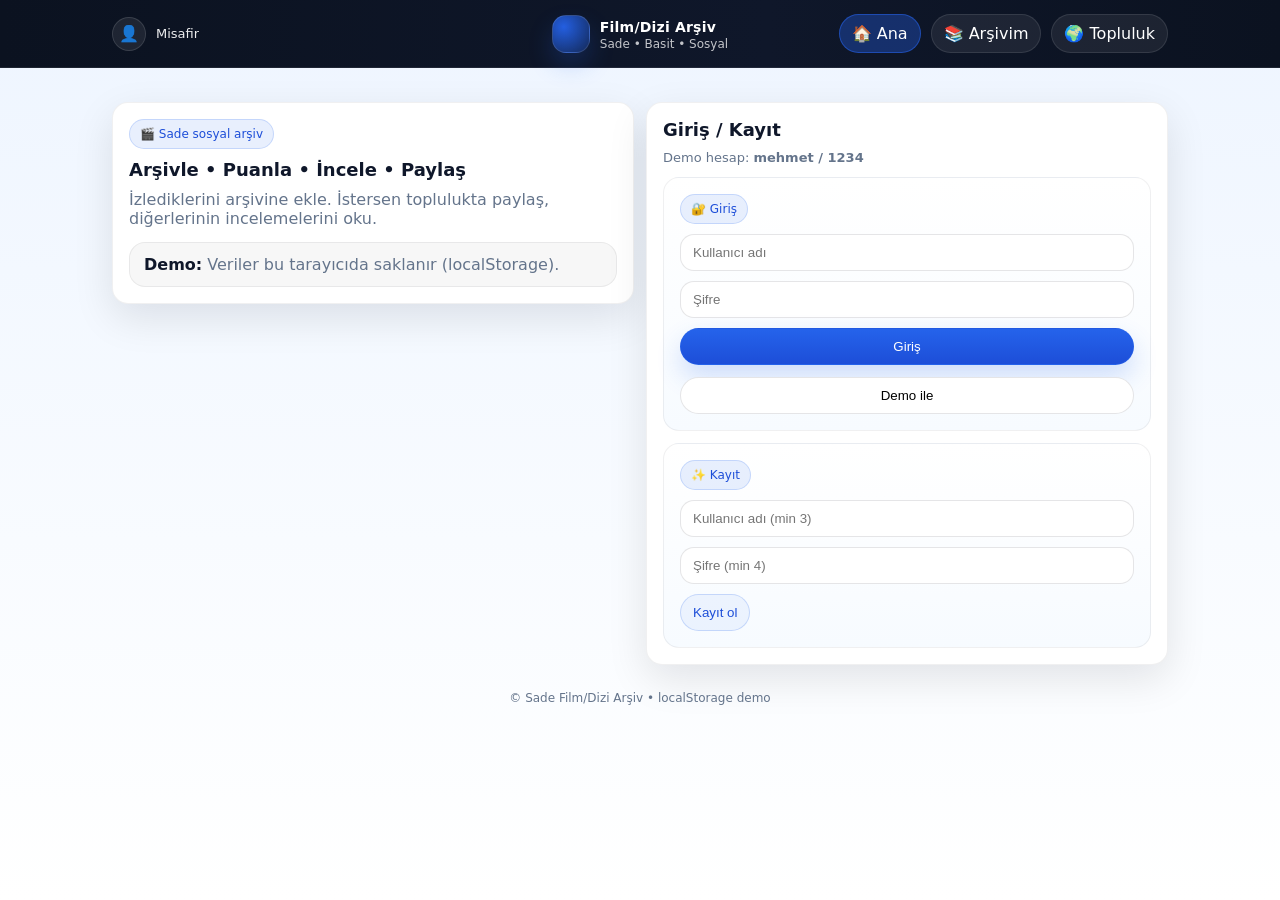
<file: FilmDizi_Arşiv_ve_İnceleme/index.html>
<!doctype html>
<html lang="tr">
<head>
  <meta charset="utf-8" />
  <meta name="viewport" content="width=device-width,initial-scale=1" />
  <title>Film/Dizi Arşiv (Sade)</title>
  <link rel="stylesheet" href="style.css" />
</head>
<body data-page="home">
  <div class="container">
    <div class="row" style="margin-top:10px">
      <div class="card">
        <div class="badge">🎬 Sade sosyal arşiv</div>
        <h2 style="margin-top:10px">Arşivle • Puanla • İncele • Paylaş</h2>
        <p>İzlediklerini arşivine ekle. İstersen toplulukta paylaş, diğerlerinin incelemelerini oku.</p>
        <div style="height:14px"></div>
        <div class="notice"><strong>Demo:</strong> Veriler bu tarayıcıda saklanır (localStorage).</div>
      </div>

      <div class="card" id="auth" style="display:none">
        <h2>Giriş / Kayıt</h2>
        <p class="muted">Demo hesap: <b>mehmet / 1234</b></p>
        <div style="height:12px"></div>

        <div class="row">
          <div class="card" style="box-shadow:none;background:linear-gradient(180deg,#fff,#f7fbff)">
            <div class="badge">🔐 Giriş</div>
            <div style="height:10px"></div>
            <input class="input" id="lUser" placeholder="Kullanıcı adı" />
            <div style="height:10px"></div>
            <input class="input" id="lPass" type="password" placeholder="Şifre" />
            <div style="height:10px"></div>
            <div class="row">
              <button class="btn primary" id="loginBtn">Giriş</button>
              <button class="btn" id="demoBtn">Demo ile</button>
            </div>
          </div>

          <div class="card" style="box-shadow:none;background:linear-gradient(180deg,#fff,#f7fbff)">
            <div class="badge">✨ Kayıt</div>
            <div style="height:10px"></div>
            <input class="input" id="rUser" placeholder="Kullanıcı adı (min 3)" />
            <div style="height:10px"></div>
            <input class="input" id="rPass" type="password" placeholder="Şifre (min 4)" />
            <div style="height:10px"></div>
            <button class="btn ghost" id="regBtn">Kayıt ol</button>
          </div>
        </div>
      </div>

      <div class="card" id="dash" style="display:none">
        <div class="badge">✅ Giriş yapıldı</div>
        <h2 style="margin-top:10px">Hoş geldin <span id="hello"></span> 👋</h2>
        <p>Arşive ekle, sonra istersen topluluğa paylaş.</p>

        <div style="height:12px"></div>

        <div class="row">
          <div class="card" style="box-shadow:none;background:linear-gradient(180deg,#fff,#f7fbff)">
            <strong style="font-size:22px" id="kpiA">0</strong>
            <div class="muted">Arşiv</div>
          </div>
          <div class="card" style="box-shadow:none;background:linear-gradient(180deg,#fff,#f7fbff)">
            <strong style="font-size:22px" id="kpiP">0</strong>
            <div class="muted">Paylaşım</div>
          </div>
          <div class="card" style="box-shadow:none;background:linear-gradient(180deg,#fff,#f7fbff)">
            <strong style="font-size:22px" id="kpiL">0</strong>
            <div class="muted">Toplam beğeni</div>
          </div>
        </div>

        <div style="height:14px"></div>
        <div class="row">
          <button class="btn primary" onclick="location.href='archive.html'">📚 Arşivime git</button>
          <button class="btn" onclick="location.href='community.html'">🌍 Topluluk</button>
        </div>

        <div style="height:16px"></div>
        <h2>Son paylaşımlar</h2>
        <div class="list" id="recentPosts"></div>
      </div>
    </div>

    <div class="footer">© Sade Film/Dizi Arşiv • localStorage demo</div>
  </div>

  <script src="app.js"></script>
</body>
</html>
</file>
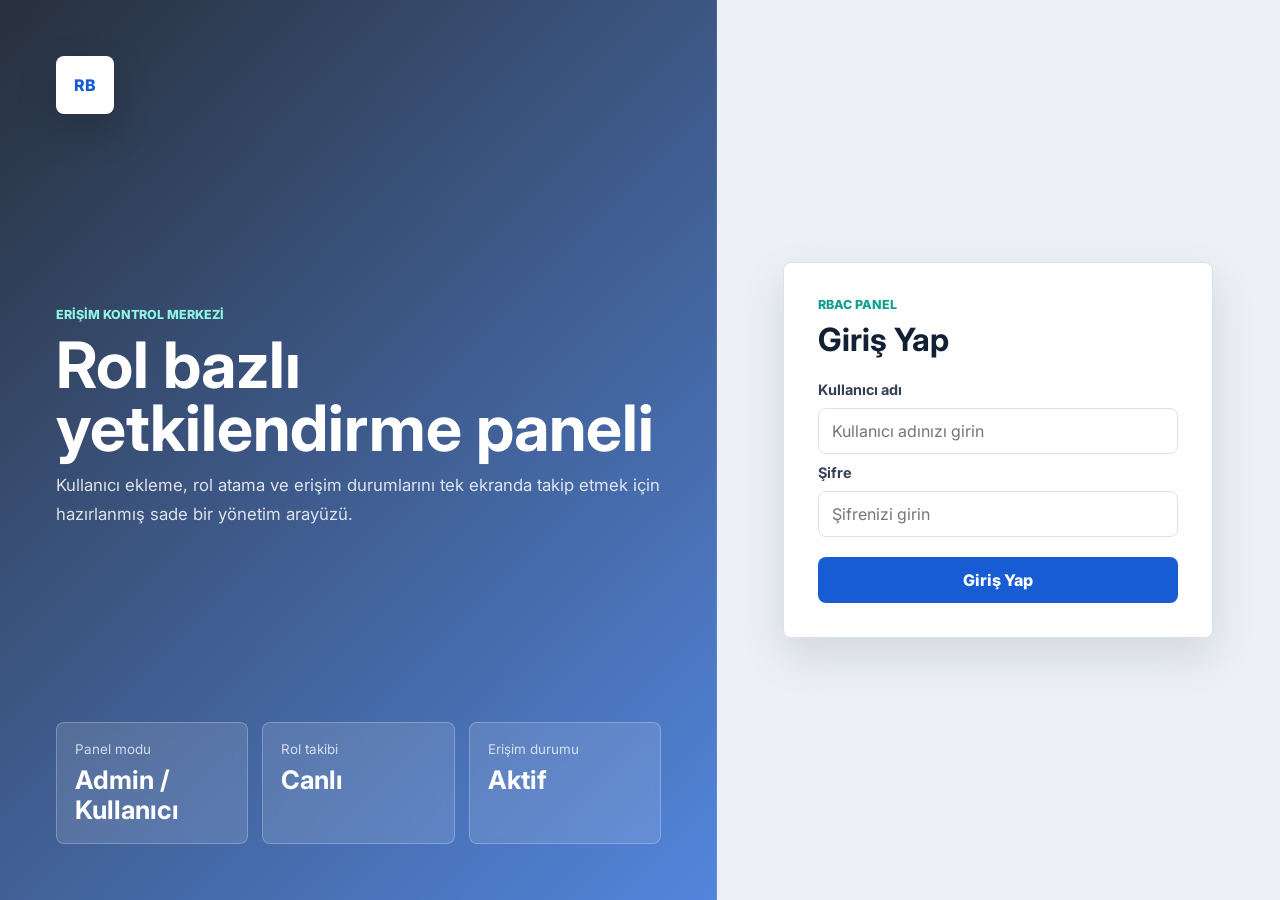
<file: Rol_Bazlı_Yetkilendirme/index.html>
<!DOCTYPE html>
<html lang="tr">
<head>
  <meta charset="UTF-8">
  <meta name="viewport" content="width=device-width, initial-scale=1.0">
  <title>RBAC Yönetim Paneli</title>
  <link rel="preconnect" href="https://fonts.googleapis.com">
  <link rel="preconnect" href="https://fonts.gstatic.com" crossorigin>
  <link href="https://fonts.googleapis.com/css2?family=Inter:wght@400;500;600;700;800&display=swap" rel="stylesheet">
  <link rel="stylesheet" href="style.css">
</head>
<body>
  <main class="auth-shell" id="loginPage">
    <section class="auth-visual" aria-label="RBAC yönetim özeti">
      <div class="brand-mark">RB</div>
      <div>
        <p class="eyebrow light">Erişim kontrol merkezi</p>
        <h1>Rol bazlı yetkilendirme paneli</h1>
        <p class="auth-copy">
          Kullanıcı ekleme, rol atama ve erişim durumlarını tek ekranda takip etmek için hazırlanmış sade bir yönetim arayüzü.
        </p>
      </div>
      <div class="signal-grid">
        <div>
          <span>Panel modu</span>
          <strong>Admin / Kullanıcı</strong>
        </div>
        <div>
          <span>Rol takibi</span>
          <strong>Canlı</strong>
        </div>
        <div>
          <span>Erişim durumu</span>
          <strong>Aktif</strong>
        </div>
      </div>
    </section>

    <section class="login-card" aria-labelledby="loginTitle">
      <p class="eyebrow">RBAC Panel</p>
      <h2 id="loginTitle">Giriş Yap</h2>

      <form id="loginForm" class="stacked-form">
        <label for="user">Kullanıcı adı</label>
        <input id="user" autocomplete="username" placeholder="Kullanıcı adınızı girin">

        <label for="pass">Şifre</label>
        <input id="pass" type="password" autocomplete="current-password" placeholder="Şifrenizi girin">

        <button class="primary-button" type="submit">Giriş Yap</button>
      </form>
    </section>
  </main>

  <div class="app-shell hidden" id="panel">
    <aside class="sidebar" aria-label="Ana menü">
      <div>
        <div class="sidebar-brand">
          <div class="brand-mark small">RB</div>
          <div>
            <strong>RBAC Panel</strong>
            <span id="panelMode">Yönetim alanı</span>
          </div>
        </div>

        <nav id="mainNav"></nav>
      </div>

      <button class="ghost-button" id="logoutButton" type="button">Çıkış Yap</button>
    </aside>

    <section class="workspace">
      <header class="topbar">
        <div>
          <p class="eyebrow" id="pageEyebrow">Dashboard</p>
          <h1 id="pageTitle">Kontrol Paneli</h1>
        </div>
        <div class="admin-chip">
          <span id="sessionRole">Rol</span>
          <strong id="sessionUser">Kullanıcı</strong>
        </div>
      </header>

      <section class="view active" id="adminDashboard" data-view="dashboard">
        <section class="metric-grid">
          <article class="metric-card">
            <span>Toplam kullanıcı</span>
            <strong id="totalUsers">0</strong>
            <small>Sistemde kayıtlı hesap</small>
          </article>
          <article class="metric-card">
            <span>Admin</span>
            <strong id="adminCount">0</strong>
            <small>Tam yetkili kullanıcı</small>
          </article>
          <article class="metric-card">
            <span>Editör</span>
            <strong id="editorCount">0</strong>
            <small>İçerik yetkisi</small>
          </article>
          <article class="metric-card">
            <span>Standart kullanıcı</span>
            <strong id="memberCount">0</strong>
            <small>Temel erişim</small>
          </article>
        </section>

        <section class="activity-band">
          <div>
            <p class="eyebrow">Sistem özeti</p>
            <h2>Yetki dağılımı güncel kullanıcı listesine göre hesaplanır.</h2>
          </div>
          <div class="role-bars" id="roleBars"></div>
        </section>
      </section>

      <section class="view" id="adminUsers" data-view="users">
        <section class="content-grid">
          <article class="panel-section">
            <div class="section-heading">
              <div>
                <p class="eyebrow">Kullanıcı işlemleri</p>
                <h2>Kullanıcı Ekle</h2>
              </div>
              <span class="status-pill">Aktif kayıt</span>
            </div>

            <form class="stacked-form" id="userForm">
              <label for="newUsername">Kullanıcı adı</label>
              <input id="newUsername" required placeholder="Kullanıcı adı">

              <label for="newEmail">E-posta</label>
              <input id="newEmail" type="email" required placeholder="E-posta adresi">

              <label for="newPassword">Geçici şifre</label>
              <input id="newPassword" type="password" required minlength="6" placeholder="En az 6 karakter">

              <label for="newRole">Rol</label>
              <select id="newRole" required>
                <option value="Admin">Admin</option>
                <option value="Editör">Editör</option>
                <option value="Kullanıcı" selected>Kullanıcı</option>
                <option value="Denetçi">Denetçi</option>
              </select>

              <button class="primary-button" type="submit">Kullanıcı Oluştur</button>
            </form>
          </article>

          <article class="panel-section">
            <div class="section-heading">
              <div>
                <p class="eyebrow">Ekip listesi</p>
                <h2>Kullanıcılar</h2>
              </div>
              <input class="search-input" id="searchInput" placeholder="Ara">
            </div>

            <div class="table-wrap compact-table">
              <table>
                <thead>
                  <tr>
                    <th>Kullanıcı</th>
                    <th>Rol</th>
                    <th>Durum</th>
                  </tr>
                </thead>
                <tbody id="userTable"></tbody>
              </table>
            </div>
          </article>
        </section>
      </section>

      <section class="view" id="adminRoles" data-view="roles">
        <section class="content-grid">
          <article class="panel-section">
            <div class="section-heading">
              <div>
                <p class="eyebrow">Rol yönetimi</p>
                <h2>Rol Ata</h2>
              </div>
            </div>

            <form class="inline-form" id="roleForm">
              <select id="roleUser" aria-label="Kullanıcı seç"></select>
              <select id="roleSelect" aria-label="Rol seç">
                <option>Admin</option>
                <option>Editör</option>
                <option>Kullanıcı</option>
                <option>Denetçi</option>
              </select>
              <button class="secondary-button" type="submit">Güncelle</button>
            </form>
          </article>

          <article class="panel-section">
            <div class="section-heading">
              <div>
                <p class="eyebrow">Yetki kapsamları</p>
                <h2>Rol Detayları</h2>
              </div>
            </div>

            <div class="permission-list">
              <div><span>Admin</span><strong>Tüm sistem ayarları ve kullanıcı yönetimi</strong></div>
              <div><span>Editör</span><strong>İçerik oluşturma ve düzenleme</strong></div>
              <div><span>Kullanıcı</span><strong>Kendi panelini görüntüleme</strong></div>
              <div><span>Denetçi</span><strong>Rapor ve kayıt görüntüleme</strong></div>
            </div>
          </article>
        </section>
      </section>

      <section class="view" id="userHome" data-view="home">
        <section class="user-hero">
          <div>
            <p class="eyebrow light">Kullanıcı paneli</p>
            <h2>Hoş geldiniz, <span id="memberName">Kullanıcı</span></h2>
            <p>Bu ekranda yalnızca kendi erişim durumunuzu ve size tanımlanan rol kapsamını görüntüleyebilirsiniz.</p>
          </div>
          <div class="user-role-card">
            <span>Mevcut rol</span>
            <strong id="memberRole">Kullanıcı</strong>
          </div>
        </section>

        <section class="metric-grid three">
          <article class="metric-card">
            <span>Hesap durumu</span>
            <strong id="memberStatus">Aktif</strong>
            <small>Oturum açık</small>
          </article>
          <article class="metric-card">
            <span>Erişim seviyesi</span>
            <strong id="memberAccess">Temel</strong>
            <small>Rol bazlı görünüm</small>
          </article>
          <article class="metric-card">
            <span>Panel tipi</span>
            <strong>Kullanıcı</strong>
            <small>Sınırlı yetki</small>
          </article>
        </section>

        <article class="panel-section">
          <div class="section-heading">
            <div>
              <p class="eyebrow">Yetkilerim</p>
              <h2>Rol Kapsamı</h2>
            </div>
          </div>
          <div class="permission-list" id="memberPermissions"></div>
        </article>
      </section>
    </section>
  </div>

  <div class="toast" id="toast" role="status" aria-live="polite"></div>

  <script src="script.js"></script>
</body>
</html>
</file>
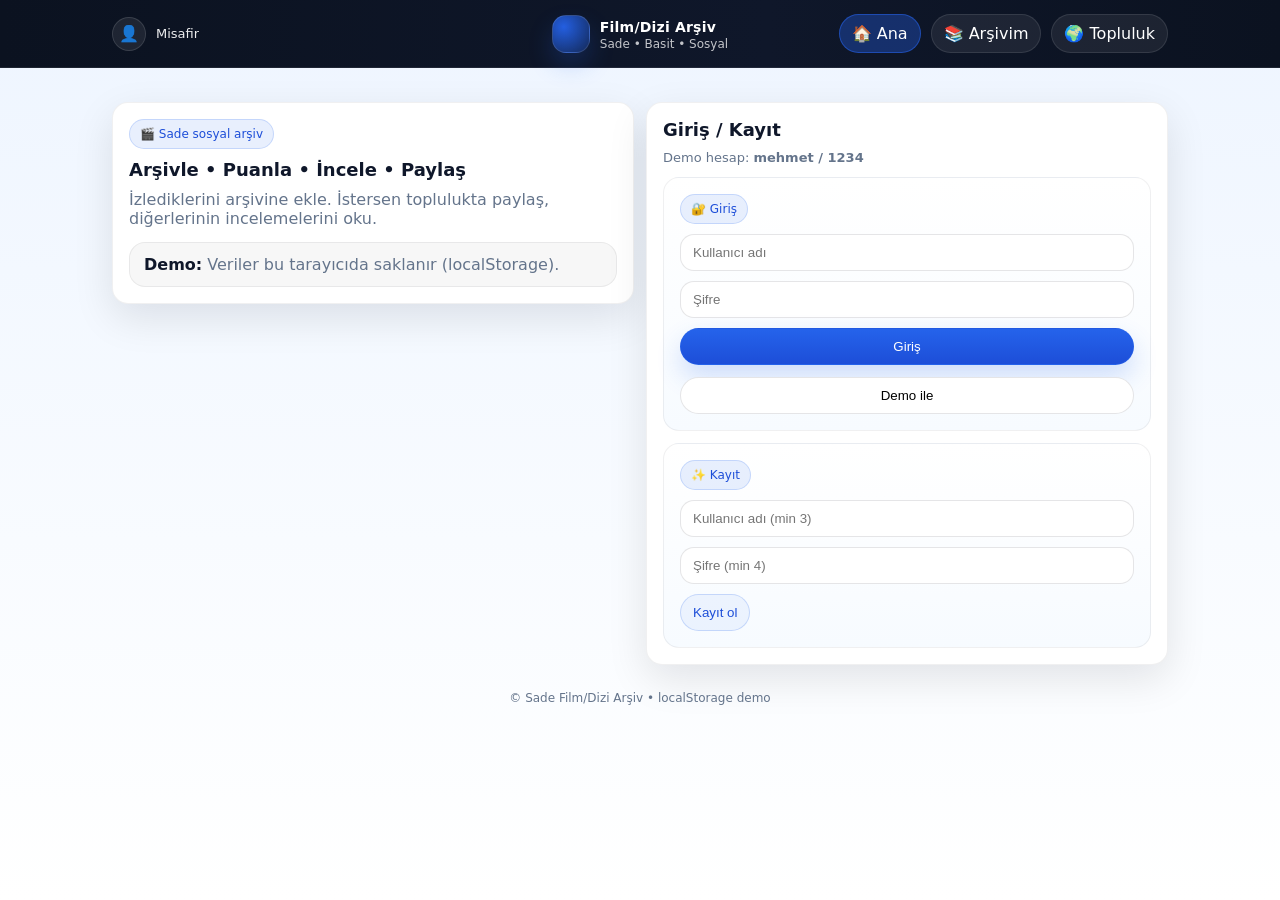
<file: FilmDizi_Arşiv_ve_İnceleme/archive.html>
<!doctype html>
<html lang="tr">
<head>
  <meta charset="utf-8" />
  <meta name="viewport" content="width=device-width,initial-scale=1" />
  <title>Arşivim</title>
  <link rel="stylesheet" href="style.css" />
</head>
<body data-page="archive">
  <div class="container">
    <div class="card" style="margin-top:10px">
      <div class="badge">📚 Arşivim</div>
      <h2 style="margin-top:10px">Film/Dizi ekle</h2>
      <p>Basit: ad + tür + puan + kısa not.</p>

      <div style="height:12px"></div>

      <div class="row">
        <div>
          <label class="pill">Ad</label>
          <input class="input" id="title" placeholder="Örn: Interstellar" />
        </div>
        <div>
          <label class="pill">Tür</label>
          <select class="select" id="kind">
            <option>Film</option>
            <option>Dizi</option>
          </select>
        </div>
      </div>

      <div style="height:10px"></div>

      <div class="row">
        <div>
          <label class="pill">Yıl (opsiyon)</label>
          <input class="input" id="year" type="number" placeholder="2014" />
        </div>
        <div>
          <label class="pill">Puan (1-10)</label>
          <input class="input" id="rating" type="number" min="1" max="10" placeholder="9" />
        </div>
      </div>

      <div style="height:10px"></div>

      <label class="pill">Not/İnceleme (opsiyon)</label>
      <textarea class="textarea" id="text" placeholder="Kısa yorum..."></textarea>

      <div style="height:12px"></div>
      <button class="btn primary" id="addBtn">Arşive ekle</button>
    </div>

    <div style="height:14px"></div>

    <div class="card">
      <div class="row" style="align-items:end">
        <div>
          <label class="pill">Ara</label>
          <input class="input" id="q" placeholder="Arşivde ara..." />
        </div>
        <div>
          <label class="pill">Filtre</label>
          <select class="select" id="kindFilter">
            <option value="all">Tümü</option>
            <option value="Film">Film</option>
            <option value="Dizi">Dizi</option>
          </select>
        </div>
      </div>

      <div class="list" id="archiveList"></div>
    </div>

    <div class="footer">İpucu: “Paylaş” deyince fotoğraf ekleyip topluluğa gönderebilirsin.</div>
  </div>

  <script src="app.js"></script>
</body>
</html>
</file>
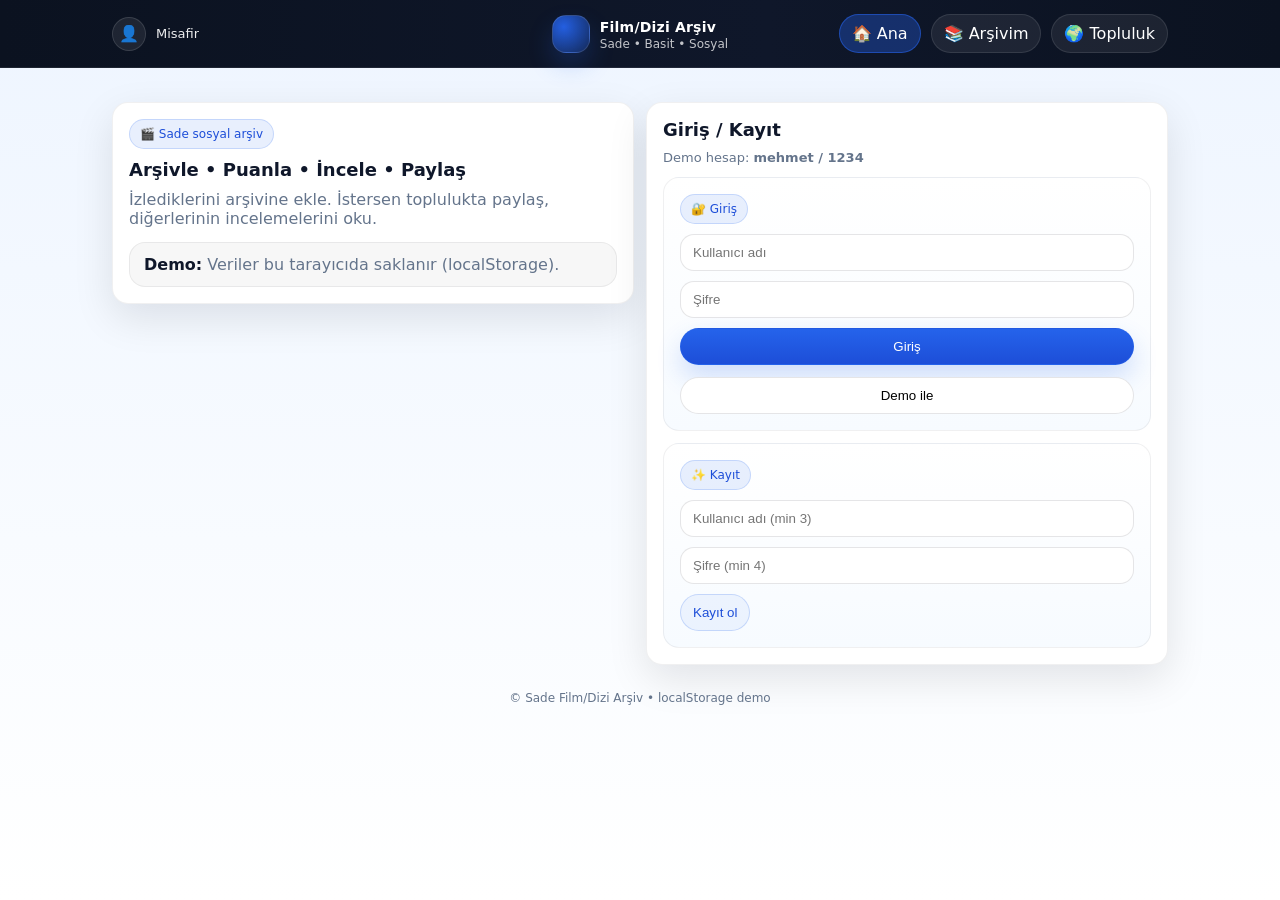
<file: FilmDizi_Arşiv_ve_İnceleme/community.html>
<!doctype html>
<html lang="tr">
<head>
  <meta charset="utf-8" />
  <meta name="viewport" content="width=device-width,initial-scale=1" />
  <title>Topluluk</title>
  <link rel="stylesheet" href="style.css" />
</head>
<body data-page="community">
  <div class="container">
    <div class="card" style="margin-top:10px">
      <div class="badge">🌍 Topluluk</div>
      <h2 style="margin-top:10px">İnceleme akışı</h2>
      <p>Beğen, yorum yap. Paylaşım yapmak için arşivinden “Paylaş” kullan.</p>

      <div style="height:12px"></div>

      <div class="row" style="align-items:end">
        <div>
          <label class="pill">Ara</label>
          <input class="input" id="cq" placeholder="Film adı veya inceleme..." />
        </div>
        <div>
          <label class="pill">Filtre</label>
          <select class="select" id="ckind">
            <option value="all">Tümü</option>
            <option value="Film">Film</option>
            <option value="Dizi">Dizi</option>
          </select>
        </div>
      </div>
    </div>

    <div class="list" id="postList"></div>

    <div class="footer">Not: Fotoğraflar tarayıcıda saklanır. Çok büyük foto koyma.</div>
  </div>

  <script src="app.js"></script>
</body>
</html>
</file>
<file: FilmDizi_Arşiv_ve_İnceleme/style.css>
:root{
  --bg:#0b1220;
  --panel:#0f172a;
  --card:#ffffff;
  --soft:#f1f5f9;
  --text:#0f172a;
  --muted:#64748b;
  --primary:#2563eb;
  --ring: rgba(37,99,235,.25);
  --danger:#ef4444;
  --radius:16px;
  --shadow: 0 14px 40px rgba(2,6,23,.10);
}

*{box-sizing:border-box}
html,body{height:100%}
body{
  margin:0;
  font-family: ui-sans-serif, system-ui, -apple-system, Segoe UI, Roboto, Helvetica, Arial;
  background: linear-gradient(180deg,#eef5ff 0%, #f8fbff 60%, #ffffff 100%);
  color:var(--text);
}

a{color:inherit;text-decoration:none}
.container{max-width:1100px;margin:0 auto;padding:24px 22px;width:100%}

.header{
  position:sticky; top:0; z-index:10;
  background: linear-gradient(90deg, #0b1220 0%, #0f172a 60%, #0b1220 100%);
  color:white;
  border-bottom:1px solid rgba(255,255,255,.08);
}
.header-inner{
  max-width:1100px;margin:0 auto;padding:14px 22px;
  display:grid;
  grid-template-columns: 1fr auto 1fr;
  align-items:center;
  gap:12px;
}
.brand{display:flex;align-items:center;gap:10px;user-select:none}
.logo{
  width:38px;height:38px;border-radius:14px;
  background: radial-gradient(circle at 30% 30%, rgba(37,99,235,.95), rgba(37,99,235,.25));
  border:1px solid rgba(255,255,255,.12);
  box-shadow: 0 12px 25px rgba(37,99,235,.22);
}
.brand strong{font-size:14px;letter-spacing:.2px}
.brand span{display:block;font-size:12px;color:rgba(255,255,255,.75);margin-top:1px}

.nav{display:flex;gap:10px;flex-wrap:wrap;justify-content:center}
.nav a{
  padding:9px 12px;border-radius:999px;
  background: rgba(255,255,255,.07);
  border:1px solid rgba(255,255,255,.10);
  transition:.16s ease;
}
.nav a:hover{transform:translateY(-1px);background: rgba(255,255,255,.10)}
.nav a.active{
  background: rgba(37,99,235,.35);
  border-color: rgba(37,99,235,.55);
}

.userbox{display:flex;align-items:center;gap:10px;position:relative}
.avatar{
  width:34px;height:34px;border-radius:999px;
  display:grid;place-items:center;
  background: rgba(255,255,255,.08);
  border:1px solid rgba(255,255,255,.12);
  cursor:pointer;
}
.username{font-size:13px;color:rgba(255,255,255,.92);max-width:170px;overflow:hidden;text-overflow:ellipsis;white-space:nowrap}
.dd{
  display:none; position:absolute; right:0; top:42px;
  background:white; color:var(--text);
  border-radius:14px; border:1px solid rgba(2,6,23,.06);
  box-shadow: var(--shadow);
  min-width:210px; overflow:hidden;
}
.dd button, .dd a{
  width:100%; background:white; border:0; padding:12px 12px;
  display:flex;align-items:center;gap:10px; cursor:pointer;
  font-size:14px;
}
.dd button:hover, .dd a:hover{background: var(--soft)}
.sep{height:1px;background: rgba(2,6,23,.06)}

.card{
  background:white;border-radius: var(--radius);
  border:1px solid rgba(2,6,23,.06);
  box-shadow: var(--shadow);
  padding:16px;
}
.card h2{margin:0 0 10px 0;font-size:18px}
.card p{margin:0;color:var(--muted)}
.badge{
  display:inline-flex;align-items:center;gap:8px;
  padding:7px 10px;border-radius:999px;
  background: rgba(37,99,235,.10);
  border:1px solid rgba(37,99,235,.18);
  color:#1d4ed8;font-size:12px;
}

.row{display:flex;gap:12px;flex-wrap:wrap}
.row > *{flex:1 1 240px}

.input,.select,.textarea{
  width:100%;padding:10px 12px;border-radius:14px;
  border:1px solid rgba(2,6,23,.10);
  outline:none;background:white;
}
.input:focus,.select:focus,.textarea:focus{
  border-color: rgba(37,99,235,.55);
  box-shadow: 0 0 0 4px var(--ring);
}
.textarea{min-height:110px;resize:vertical}

.btn{
  display:inline-flex;align-items:center;justify-content:center;gap:8px;
  padding:10px 12px;border-radius:999px;
  border:1px solid rgba(2,6,23,.10);
  background:white;cursor:pointer;
  transition:.16s ease; user-select:none;
}
.btn:hover{transform:translateY(-1px)}
.btn.primary{
  background: linear-gradient(180deg, #2563eb, #1d4ed8);
  border-color: rgba(37,99,235,.55);
  color:white;
  box-shadow: 0 12px 26px rgba(37,99,235,.20);
}
.btn.danger{
  background: rgba(239,68,68,.10);
  border-color: rgba(239,68,68,.22);
  color:#b91c1c;
}
.btn.ghost{
  background: rgba(37,99,235,.06);
  border-color: rgba(37,99,235,.20);
  color:#1d4ed8;
}
.btn.small{padding:8px 10px;font-size:13px}

.list{display:flex;flex-direction:column;gap:12px;margin-top:14px}
.item{
  background: linear-gradient(180deg,#fff,#f7fbff);
  border:1px solid rgba(2,6,23,.06);
  border-radius: 16px;
  padding:14px;
  display:flex;gap:14px;justify-content:space-between;align-items:flex-start;
}
.item .meta{flex:1}
.item .meta strong{display:block;font-size:15px}
.muted{color:var(--muted);font-size:13px;margin-top:6px}
.actions{display:flex;gap:8px;flex-wrap:wrap;justify-content:flex-end}
.pill{
  display:inline-flex;align-items:center;gap:8px;
  padding:6px 10px;border-radius:999px;
  background: rgba(2,6,23,.04);
  border:1px solid rgba(2,6,23,.06);
  color: var(--muted);
  font-size:12px;
}
.pill.good{background: rgba(22,163,74,.10); border-color: rgba(22,163,74,.18); color:#166534}

.thumb{
  width:92px;height:92px;border-radius:14px;
  object-fit:cover;border:1px solid rgba(2,6,23,.08);
  background: rgba(2,6,23,.03);
}

.notice{
  padding:12px 14px;border-radius:16px;
  border:1px solid rgba(2,6,23,.06);
  background: rgba(2,6,23,.03);
  color: var(--muted);
}
.notice strong{color:var(--text)}
.footer{padding:26px 0;text-align:center;color:var(--muted);font-size:12px}

.modal-backdrop{
  position:fixed; inset:0; z-index:50;
  background: rgba(2,6,23,.55);
  display:none; align-items:center; justify-content:center;
  padding:20px;
}
.modal{
  width:min(760px,100%);
  background:white;border-radius:22px;
  border:1px solid rgba(255,255,255,.10);
  box-shadow: 0 26px 80px rgba(2,6,23,.35);
  overflow:hidden;
}
.modal .head{
  padding:14px 16px;
  background: linear-gradient(90deg, #0b1220, #0f172a);
  color:white;
  display:flex;align-items:center;justify-content:space-between;gap:12px;
}
.modal .body{padding:16px}
.modal .close{
  background: rgba(255,255,255,.10);
  border:1px solid rgba(255,255,255,.15);
  color:white;border-radius:999px;
  padding:8px 10px;cursor:pointer;
}

@media (max-width:760px){
  .username{display:none}
  .item{flex-direction:column}
  .actions{justify-content:flex-start}
}


/* header layout v2 */

.userbox{justify-self:start}
.brand{justify-self:center}
.nav{justify-self:end}
.nav{justify-content:flex-end}

/* page rhythm */
.row{align-items:flex-start}
.card{width:100%}
.footer{max-width:1100px;margin:0 auto}

@media (max-width:900px){
  .header-inner{grid-template-columns: 1fr auto}
  .brand{justify-self:start}
  .nav{grid-column: 1 / -1; justify-self:center; justify-content:center; margin-top:10px}
}
</file>
<file: Rol_Bazlı_Yetkilendirme/style.css>
:root {
  --bg: #edf1f6;
  --surface: #ffffff;
  --surface-soft: #f8fafc;
  --text: #122033;
  --muted: #677489;
  --line: #d9e2ef;
  --primary: #175cd3;
  --primary-dark: #1149a8;
  --accent: #0f9f8f;
  --amber: #d97706;
  --sidebar: #101724;
  --shadow: 0 18px 45px rgba(15, 23, 42, 0.12);
}

* {
  box-sizing: border-box;
}

html {
  scroll-behavior: smooth;
}

body {
  margin: 0;
  min-height: 100vh;
  background:
    radial-gradient(circle at top left, rgba(15, 159, 143, 0.12), transparent 32%),
    var(--bg);
  color: var(--text);
  font-family: "Inter", Arial, sans-serif;
}

button,
input,
select {
  font: inherit;
}

button {
  cursor: pointer;
}

.hidden,
.view {
  display: none !important;
}

.view.active {
  display: block !important;
}

.auth-shell {
  display: grid;
  grid-template-columns: minmax(0, 1.12fr) minmax(360px, 0.88fr);
  min-height: 100vh;
}

.auth-visual {
  display: flex;
  flex-direction: column;
  justify-content: space-between;
  gap: 40px;
  padding: 56px;
  background:
    linear-gradient(135deg, rgba(16, 23, 36, 0.88), rgba(23, 92, 211, 0.72)),
    url("https://images.unsplash.com/photo-1552664730-d307ca884978?auto=format&fit=crop&w=1400&q=80");
  background-position: center;
  background-size: cover;
  color: #fff;
}

.auth-visual h1 {
  max-width: 760px;
  margin: 12px 0;
  font-size: clamp(2.35rem, 5vw, 4.8rem);
  line-height: 0.98;
  letter-spacing: 0;
}

.auth-copy {
  max-width: 620px;
  margin: 0;
  color: rgba(255, 255, 255, 0.83);
  font-size: 1.05rem;
  line-height: 1.7;
}

.brand-mark {
  display: grid;
  width: 58px;
  height: 58px;
  place-items: center;
  border-radius: 8px;
  background: #fff;
  color: var(--primary);
  font-weight: 800;
  box-shadow: 0 16px 40px rgba(0, 0, 0, 0.18);
}

.brand-mark.small {
  width: 44px;
  height: 44px;
  box-shadow: none;
}

.signal-grid {
  display: grid;
  grid-template-columns: repeat(3, minmax(0, 1fr));
  gap: 14px;
  max-width: 760px;
}

.signal-grid div {
  min-height: 108px;
  padding: 18px;
  border: 1px solid rgba(255, 255, 255, 0.24);
  border-radius: 8px;
  background: rgba(255, 255, 255, 0.12);
  backdrop-filter: blur(8px);
}

.signal-grid span,
.metric-card span,
.sidebar-brand span,
.permission-list span,
.user-role-card span {
  display: block;
  color: var(--muted);
  font-size: 0.84rem;
}

.signal-grid span {
  color: rgba(255, 255, 255, 0.74);
}

.signal-grid strong {
  display: block;
  margin-top: 8px;
  color: #fff;
  font-size: clamp(1.25rem, 2vw, 1.8rem);
  line-height: 1.18;
}

.login-card {
  align-self: center;
  width: min(430px, calc(100% - 44px));
  margin: 0 auto;
  padding: 34px;
  border: 1px solid var(--line);
  border-radius: 8px;
  background: rgba(255, 255, 255, 0.94);
  box-shadow: var(--shadow);
}

.login-card h2,
.workspace h1,
.panel-section h2,
.activity-band h2,
.user-hero h2 {
  margin: 0;
}

.login-card h2 {
  font-size: 2rem;
}

.eyebrow {
  margin: 0 0 8px;
  color: var(--accent);
  font-size: 0.78rem;
  font-weight: 800;
  letter-spacing: 0;
  text-transform: uppercase;
}

.eyebrow.light {
  color: #8ff4e4;
}

.stacked-form {
  display: grid;
  gap: 10px;
  margin-top: 22px;
}

label {
  color: #334155;
  font-size: 0.9rem;
  font-weight: 700;
}

input,
select {
  width: 100%;
  min-height: 46px;
  border: 1px solid var(--line);
  border-radius: 8px;
  background: #fff;
  color: var(--text);
  padding: 0 13px;
  outline: none;
}

input:focus,
select:focus {
  border-color: var(--primary);
  box-shadow: 0 0 0 4px rgba(23, 92, 211, 0.14);
}

.primary-button,
.secondary-button,
.ghost-button {
  min-height: 46px;
  border: 0;
  border-radius: 8px;
  padding: 0 18px;
  font-weight: 800;
}

.primary-button {
  margin-top: 10px;
  background: var(--primary);
  color: #fff;
}

.primary-button:hover {
  background: var(--primary-dark);
}

.secondary-button {
  background: #e8f1ff;
  color: var(--primary-dark);
}

.ghost-button {
  width: 100%;
  border: 1px solid rgba(255, 255, 255, 0.18);
  background: transparent;
  color: #fff;
}

.app-shell {
  display: grid;
  grid-template-columns: 270px minmax(0, 1fr);
  min-height: 100vh;
}

.sidebar {
  display: flex;
  position: sticky;
  top: 0;
  height: 100vh;
  flex-direction: column;
  justify-content: space-between;
  padding: 22px;
  background: linear-gradient(180deg, var(--sidebar), #0f2634);
  color: #fff;
}

.sidebar-brand {
  display: flex;
  align-items: center;
  gap: 12px;
  margin-bottom: 28px;
}

.sidebar-brand span {
  color: #a6b4c7;
  margin-top: 3px;
}

.sidebar nav {
  display: grid;
  gap: 6px;
}

.sidebar button.nav-button {
  min-height: 46px;
  border: 0;
  border-radius: 8px;
  background: transparent;
  color: #cbd5e1;
  padding: 0 14px;
  text-align: left;
  font-weight: 800;
}

.sidebar button.nav-button:hover,
.sidebar button.nav-button.active {
  background: rgba(255, 255, 255, 0.1);
  color: #fff;
}

.workspace {
  min-width: 0;
  padding: 28px;
}

.topbar,
.section-heading {
  display: flex;
  align-items: center;
  justify-content: space-between;
  gap: 18px;
}

.topbar {
  margin-bottom: 24px;
}

.workspace h1 {
  font-size: 2rem;
}

.admin-chip,
.status-pill {
  border: 1px solid var(--line);
  border-radius: 8px;
  background: var(--surface);
}

.admin-chip {
  padding: 10px 14px;
  text-align: right;
}

.admin-chip span {
  display: block;
  color: var(--muted);
  font-size: 0.78rem;
}

.metric-grid {
  display: grid;
  grid-template-columns: repeat(4, minmax(0, 1fr));
  gap: 16px;
  margin-bottom: 18px;
}

.metric-grid.three {
  grid-template-columns: repeat(3, minmax(0, 1fr));
}

.metric-card,
.panel-section,
.activity-band,
.user-hero {
  border: 1px solid var(--line);
  border-radius: 8px;
  background: var(--surface);
  box-shadow: 0 12px 30px rgba(15, 23, 42, 0.06);
}

.metric-card {
  padding: 20px;
}

.metric-card strong {
  display: block;
  margin: 8px 0;
  font-size: clamp(1.65rem, 2.4vw, 2.15rem);
}

.metric-card small {
  color: var(--accent);
  font-weight: 700;
}

.activity-band {
  display: grid;
  grid-template-columns: minmax(260px, 0.8fr) minmax(320px, 1.2fr);
  gap: 20px;
  align-items: center;
  padding: 24px;
}

.activity-band h2 {
  max-width: 560px;
  font-size: 1.35rem;
  line-height: 1.35;
}

.role-bars {
  display: grid;
  gap: 12px;
}

.role-bar {
  display: grid;
  gap: 7px;
}

.role-bar header {
  display: flex;
  justify-content: space-between;
  color: #334155;
  font-weight: 800;
}

.role-bar div {
  height: 10px;
  overflow: hidden;
  border-radius: 8px;
  background: #e7edf5;
}

.role-bar span {
  display: block;
  height: 100%;
  border-radius: inherit;
  background: linear-gradient(90deg, var(--primary), var(--accent));
}

.content-grid {
  display: grid;
  grid-template-columns: minmax(300px, 0.9fr) minmax(360px, 1.1fr);
  gap: 18px;
  margin-bottom: 18px;
}

.panel-section {
  padding: 22px;
}

.section-heading {
  margin-bottom: 18px;
}

.status-pill {
  display: inline-flex;
  align-items: center;
  min-height: 32px;
  padding: 0 12px;
  color: var(--accent);
  font-size: 0.82rem;
  font-weight: 800;
}

.inline-form {
  display: grid;
  grid-template-columns: minmax(0, 1fr) minmax(150px, 0.7fr) auto;
  gap: 10px;
}

.permission-list {
  display: grid;
  gap: 10px;
}

.permission-list div {
  display: flex;
  align-items: center;
  justify-content: space-between;
  gap: 16px;
  padding: 13px 14px;
  border-radius: 8px;
  background: var(--surface-soft);
}

.permission-list strong {
  color: #334155;
  font-size: 0.9rem;
  text-align: right;
}

.search-input {
  max-width: 240px;
}

.table-wrap {
  overflow-x: auto;
}

table {
  width: 100%;
  border-collapse: collapse;
}

th,
td {
  padding: 14px 12px;
  border-bottom: 1px solid var(--line);
  text-align: left;
}

th {
  color: var(--muted);
  font-size: 0.78rem;
  text-transform: uppercase;
}

td {
  color: #334155;
  font-weight: 600;
}

.role-badge {
  display: inline-flex;
  min-height: 28px;
  align-items: center;
  border-radius: 8px;
  background: #edf6ff;
  color: var(--primary-dark);
  padding: 0 10px;
  font-size: 0.82rem;
  font-weight: 800;
}

.state-dot {
  display: inline-flex;
  align-items: center;
  gap: 8px;
}

.state-dot::before {
  content: "";
  width: 8px;
  height: 8px;
  border-radius: 50%;
  background: var(--accent);
}

.user-hero {
  display: grid;
  grid-template-columns: minmax(0, 1fr) 220px;
  gap: 18px;
  align-items: end;
  margin-bottom: 18px;
  padding: 28px;
  background:
    linear-gradient(135deg, rgba(18, 32, 51, 0.92), rgba(15, 159, 143, 0.7)),
    url("https://images.unsplash.com/photo-1497366754035-f200968a6e72?auto=format&fit=crop&w=1200&q=80");
  background-position: center;
  background-size: cover;
  color: #fff;
}

.user-hero h2 {
  font-size: clamp(1.8rem, 4vw, 3rem);
}

.user-hero p {
  max-width: 680px;
  color: rgba(255, 255, 255, 0.82);
  line-height: 1.7;
}

.user-role-card {
  min-height: 150px;
  border: 1px solid rgba(255, 255, 255, 0.22);
  border-radius: 8px;
  padding: 18px;
  background: rgba(255, 255, 255, 0.14);
  backdrop-filter: blur(8px);
}

.user-role-card span {
  color: rgba(255, 255, 255, 0.76);
}

.user-role-card strong {
  display: block;
  margin-top: 12px;
  font-size: 2rem;
}

.toast {
  position: fixed;
  right: 22px;
  bottom: 22px;
  max-width: min(380px, calc(100% - 44px));
  transform: translateY(18px);
  border-radius: 8px;
  background: #0f172a;
  color: #fff;
  padding: 14px 16px;
  box-shadow: var(--shadow);
  opacity: 0;
  pointer-events: none;
  transition: opacity 0.2s ease, transform 0.2s ease;
}

.toast.visible {
  transform: translateY(0);
  opacity: 1;
}

@media (max-width: 980px) {
  .auth-shell,
  .app-shell,
  .content-grid,
  .activity-band,
  .user-hero {
    grid-template-columns: 1fr;
  }

  .auth-visual {
    min-height: 48vh;
    padding: 34px;
  }

  .login-card {
    margin: 28px auto;
  }

  .sidebar {
    position: static;
    height: auto;
  }

  .metric-grid,
  .metric-grid.three {
    grid-template-columns: repeat(2, minmax(0, 1fr));
  }

  .ghost-button {
    margin-top: 18px;
  }
}

@media (max-width: 680px) {
  .auth-visual,
  .workspace {
    padding: 22px;
  }

  .signal-grid,
  .metric-grid,
  .metric-grid.three,
  .inline-form {
    grid-template-columns: 1fr;
  }

  .topbar,
  .section-heading {
    align-items: flex-start;
    flex-direction: column;
  }

  .admin-chip,
  .search-input {
    width: 100%;
    max-width: none;
    text-align: left;
  }

  .login-card {
    padding: 24px;
  }
}
</file>
